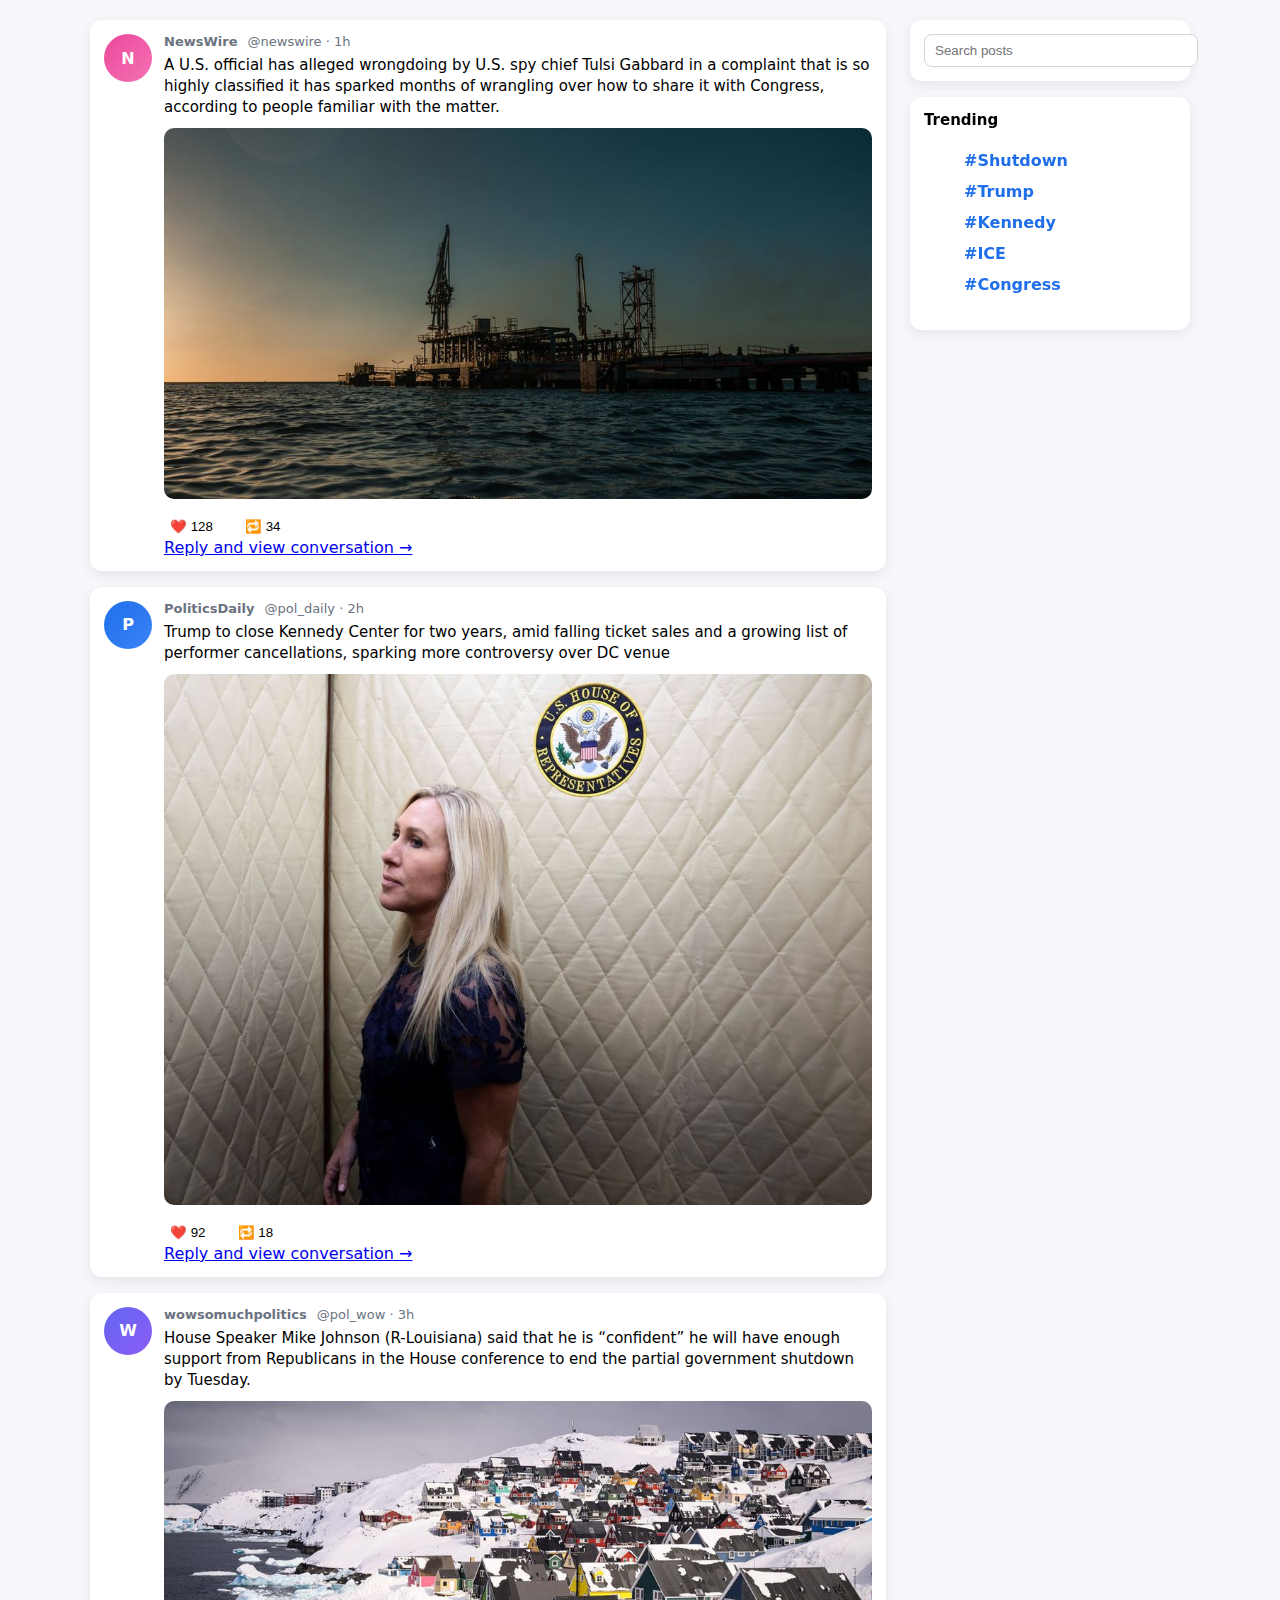
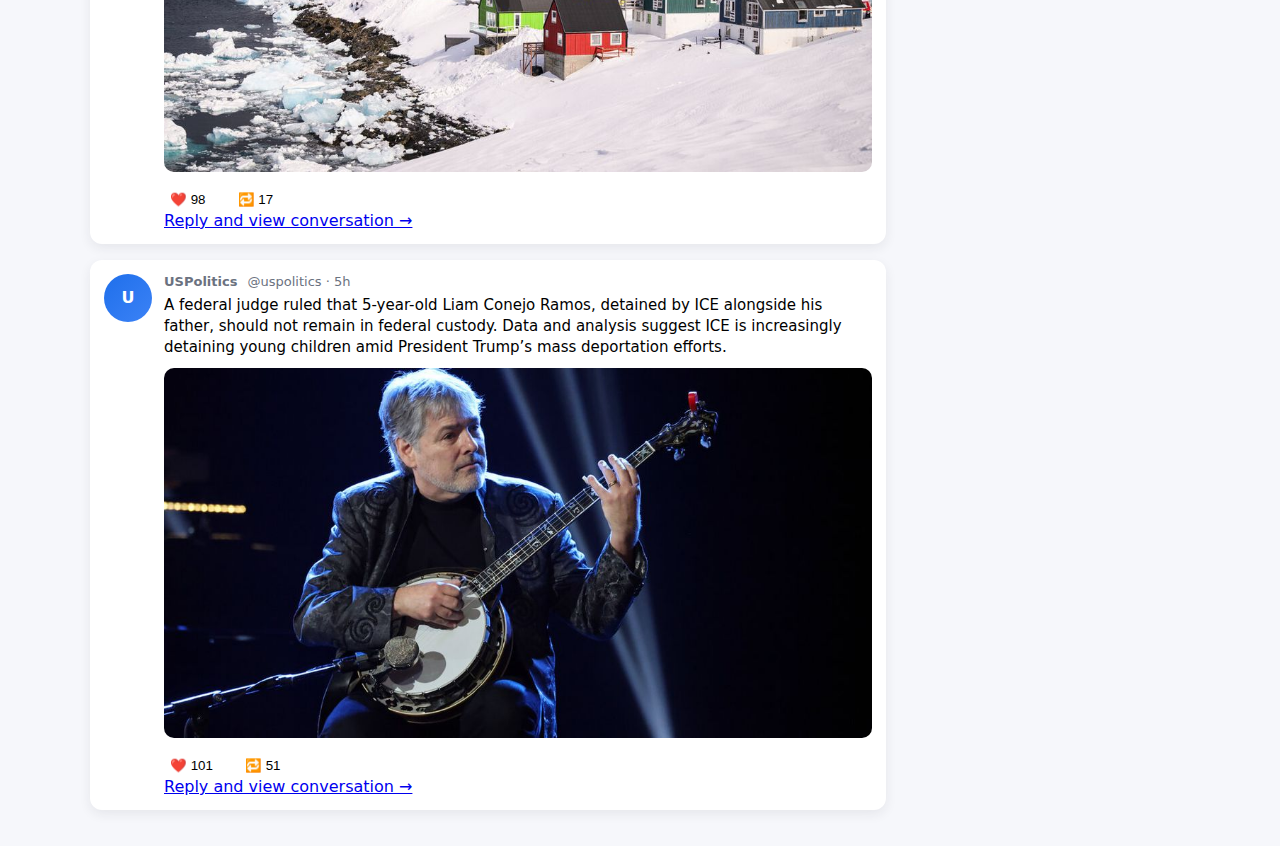
<file: index.html>
<!doctype html>
<html lang="en">
<head>
<meta charset="utf-8" />
<meta name="viewport" content="width=device-width, initial-scale=1" />
<title>Timeline</title>

<style>
:root {
  --bg: #f6f7fb;
  --card: #fff;
  --muted: #6b7280;
  --accent: #1f6feb;
  --radius: 12px;
  --shadow: 0 4px 12px rgba(35, 40, 50, 0.08);
  font-family: Inter, system-ui, -apple-system, "Segoe UI", Roboto;
}

body { background: var(--bg); margin: 20px; }

.layout {
  display: grid;
  grid-template-columns: 1fr 280px;
  gap: 24px;
  max-width: 1100px;
  margin: auto;
}

.container { max-width: 800px; }

.post {
  background: var(--card);
  border-radius: var(--radius);
  padding: 14px;
  margin-bottom: 16px;
  display: flex;
  gap: 12px;
  box-shadow: var(--shadow);
}

.avatar {
  width: 48px;
  height: 48px;
  border-radius: 50%;
  display: grid;
  place-items: center;
  font-weight: 700;
  color: #fff;
}

.content { flex: 1; }

.meta { font-size: 13px; color: var(--muted); }

.name { font-weight: 700; margin-right: 6px; }

.text { margin-top: 6px; font-size: 15px; line-height: 1.4; }

.thumb {
  width: 100%;
  border-radius: 10px;
  margin-top: 10px;
}

.actions {
  margin-top: 12px;
  display: flex;
  gap: 20px;
  color: var(--muted);
}

.actions button {
  background: none;
  border: none;
  cursor: pointer;
  padding: 4px 6px;
  border-radius: 6px;
}

.actions button:hover { background: #f1f5f9; }

.liked { color: #e0245e; }
.retweeted { color: #17bf63; }

.sidebar { position: sticky; top: 20px; }

.widget {
  background: var(--card);
  border-radius: var(--radius);
  padding: 14px;
  margin-bottom: 16px;
  box-shadow: var(--shadow);
}

.widget h3 { margin: 0 0 10px; font-size: 15px; }

.search-widget input {
  width: 100%;
  padding: 8px 10px;
  border-radius: 8px;
  border: 1px solid #d1d5db;
}

#trendingList li {
  list-style: none;
  padding: 6px 0;
  font-weight: 600;
  color: #1f6feb;
  cursor: pointer;
}

#trendingList li:hover { text-decoration: underline; }
</style>
</head>

<body>

<div class="layout">
  <main class="container" id="timeline"></main>

  <aside class="sidebar">
    <div class="widget search-widget">
      <input id="searchInput" placeholder="Search posts">
    </div>

    <div class="widget">
      <h3>Trending</h3>
      <ul id="trendingList"></ul>
    </div>
    
  </aside>
</div>

<script>
// ---------- Helpers ----------
function initials(name) {
  return name.split(/\s+/).map(w => w[0]).join("").slice(0,2).toUpperCase();
}

function colorFromName(name) {
  const colors = [
    "linear-gradient(135deg,#1f6feb,#3b82f6)",
    "linear-gradient(135deg,#10b981,#34d399)",
    "linear-gradient(135deg,#f59e0b,#fbbf24)",
    "linear-gradient(135deg,#ec4899,#f472b6)",
    "linear-gradient(135deg,#6366f1,#8b5cf6)"
  ];
  return colors[name.charCodeAt(0) % colors.length];
}

// ---------- State ----------
let timelineState = JSON.parse(sessionStorage.getItem("timelineState") || "{}");
function save() {
  sessionStorage.setItem("timelineState", JSON.stringify(timelineState));
}

const timeline = document.getElementById("timeline");
let allPosts = [];

// ---------- Timing ----------
const timelineStart = Date.now();

// ---------- Load ----------
fetch("data/posts.json")
  .then(r => r.json())
  .then(posts => {
    allPosts = posts;
    renderTimeline(posts);
  });

function renderTimeline(posts) {
  timeline.innerHTML = "";
  posts.forEach(p => timeline.appendChild(createPost(p)));
}

// ---------- Create Post ----------
function createPost(data) {
  const state = timelineState[data.id] ||= {
    likes: data.likes || 0,
    retweets: data.retweets || 0,
    comments: [],
    liked: false,
    retweeted: false
  };

  const wrapper = document.createElement("article");
  wrapper.className = "post";

  wrapper.innerHTML = `
    <div class="avatar" style="background:${colorFromName(data.author)}">
      ${initials(data.author)}
    </div>

    <div class="content">
      <div class="meta">
        <span class="name">${data.author}</span>
        ${data.handle} · ${data.timestamp}
      </div>

      <div class="text">${data.text}</div>

      ${data.image ? `<img src="${data.image}" class="thumb">` : ""}

      <div class="actions">
        <button class="like ${state.liked ? "liked":""}">❤️ <span>${state.likes}</span></button>
        <button class="retweet ${state.retweeted ? "retweeted":""}">🔁 <span>${state.retweets}</span></button>
      </div>

      <a class="view-link" href="posts/post.html?id=${data.id}">Reply and view conversation →</a>
    </div>
  `;

  /* ---------- Qualtrics Hooks ---------- */

  wrapper.addEventListener("mouseenter", () => {
    window.parent.postMessage({ type: "USER_HOVER_POST", postId: data.id }, "*");
  });

  wrapper.querySelector(".view-link").onclick = () => {
    window.parent.postMessage({ type: "POST_OPEN", postId: data.id }, "*");
  };

  const likeBtn = wrapper.querySelector(".like");
  const rtBtn = wrapper.querySelector(".retweet");

  likeBtn.onclick = () => {
    state.liked = !state.liked;
    state.likes += state.liked ? 1 : -1;
    likeBtn.classList.toggle("liked", state.liked);
    likeBtn.querySelector("span").textContent = state.likes;
    save();

    window.parent.postMessage({
      type: "USER_LIKE",
      postId: data.id,
      count: state.likes
    }, "*");
  };

  rtBtn.onclick = () => {
    state.retweeted = !state.retweeted;
    state.retweets += state.retweeted ? 1 : -1;
    rtBtn.classList.toggle("retweeted", state.retweeted);
    rtBtn.querySelector("span").textContent = state.retweets;
    save();

    window.parent.postMessage({
      type: "USER_RETWEET",
      postId: data.id,
      count: state.retweets
    }, "*");
  };

  return wrapper;
}

// ---------- Scroll Depth ----------
window.addEventListener("scroll", () => {
  const depth = Math.round(
    (window.scrollY + window.innerHeight) /
    document.body.scrollHeight * 100
  );

  window.parent.postMessage({
    type: "SCROLL_DEPTH",
    depth
  }, "*");
});

// ---------- Time on Timeline ----------
window.addEventListener("beforeunload", () => {
  window.parent.postMessage({
    type: "TIME_ON_TIMELINE",
    ms: Date.now() - timelineStart
  }, "*");
});

// ---------- Search ----------
document.getElementById("searchInput").addEventListener("input", e => {
  const q = e.target.value.toLowerCase();
  renderTimeline(
    allPosts.filter(p =>
      p.text.toLowerCase().includes(q) ||
      p.author.toLowerCase().includes(q)
    )
  );
});

// ---------- Trending ----------
["#Shutdown","#Trump","#Kennedy","#ICE","#Congress"]
.forEach(tag => {
  const li = document.createElement("li");
  li.textContent = tag;

  li.onclick = () => {
    const query = tag.replace(/^#/, "").toLowerCase();
    searchInput.value = query;
    searchInput.dispatchEvent(new Event("input"));
  };

  trendingList.appendChild(li);
});

</script>

</body>
</html>
</file>
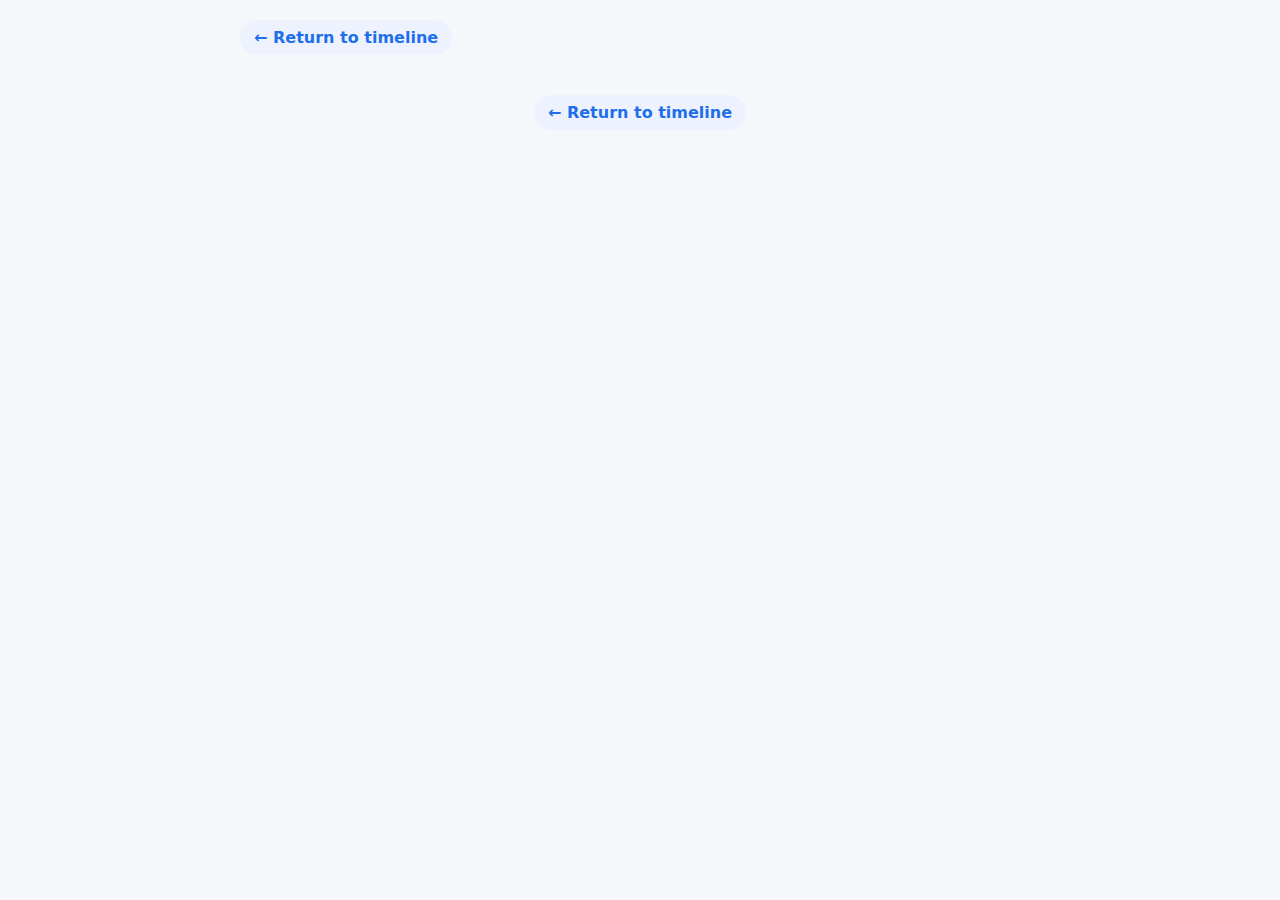
<file: posts/post.html>
<!doctype html>
<html lang="en">
<head>
<meta charset="utf-8" />
<meta name="viewport" content="width=device-width,initial-scale=1" />
<title>Conversation</title>

<style>
:root {
  --bg:#f6f7fb;
  --card:#fff;
  --muted:#6b7280;
  --accent:#1f6feb;
  --radius:12px;
  --shadow:0 4px 12px rgba(35,40,50,0.08);
  font-family:Inter,system-ui,-apple-system,"Segoe UI",Roboto;
}

body { background:var(--bg); margin:20px; }
.container { max-width:800px; margin:auto; }

.top-nav {
  position: sticky;
  top: 12px;
  z-index: 50;
  display: flex;
  align-items: center;
  margin-bottom: 16px;
}

.home-btn {
  text-decoration:none;
  font-weight:600;
  color:#1f6feb;
  background:#eef2ff;
  padding:8px 14px;
  border-radius:20px;
}

.post {
  background:var(--card);
  border-radius:var(--radius);
  padding:14px;
  box-shadow:var(--shadow);
  display:flex;
  gap:12px;
  margin-bottom:16px;
}

.avatar {
  width:48px;
  height:48px;
  border-radius:50%;
  display:grid;
  place-items:center;
  color:#fff;
  font-weight:700;
}

.content { flex:1; }

.meta { font-size:13px; color:var(--muted); }
.name { font-weight:700; margin-right:6px; }

.text {
  margin-top:6px;
  font-size:15px;
  line-height:1.45;
}

.thumb {
  width:100%;
  border-radius:10px;
  margin-top:10px;
}

.actions {
  margin-top:12px;
  display:flex;
  gap:20px;
  color:var(--muted);
}

.actions button {
  -webkit-appearance: none;
  appearance: none;
  background: none;
  border: none;
  cursor: pointer;

  display: inline-flex;
  align-items: center;
  gap: 6px;

  padding: 6px 8px;
  border-radius: 8px;

  font-size: 14px;
  line-height: 1;
  font-weight: 600;

  font-family: Inter,system-ui,-apple-system,"Segoe UI",Roboto,
               "Apple Color Emoji","Segoe UI Emoji","Noto Color Emoji";
}

.actions button:hover { background:#f1f5f9; }

.actions button span {
  font-variant-numeric: tabular-nums;
  line-height: 1;
}

.liked { color:#e0245e; }
.retweeted { color:#17bf63; }

/* USER COMMENT HIGHLIGHT */
.user-comment {
  background:#f0f7ff;
  border:1px solid #dbeafe;
}

/* SHOW MORE */
.show-more-wrap {
  display:flex;
  justify-content:center;
  margin: 6px 0 18px;
}

.show-more-btn {
  background: #eef2ff;
  color: #1f6feb;
  border: 1px solid #c7d2fe;
  padding: 8px 12px;
  border-radius: 999px;
  font-weight: 600;
  cursor: pointer;
}
.show-more-btn:hover { background:#e0e7ff; }

/* COMMENT BOX */
.comment-box {
  margin: 18px 0 16px;
}

.comment-box textarea {
  width:100%;
  min-height:80px;
  border-radius:8px;
  border:1px solid #d1d5db;
  padding:8px;
  font-size:14px;
}

.comment-box button {
  margin-top:6px;
  background:var(--accent);
  color:white;
  border:none;
  padding:7px 14px;
  border-radius:8px;
  font-weight:600;
  cursor:pointer;
}

.bottom-nav {
  display:flex;
  justify-content:center;
  margin:40px 0 60px;
}
</style>
</head>

<body>

<div class="container">

  <!-- TOP NAV -->
  <div class="top-nav">
    <a class="home-btn" href="../index.html">← Return to timeline</a>
  </div>

  <!-- MAIN POST -->
  <div id="thread"></div>

  <!-- COMMENTS / REPLIES -->
  <div id="comments"></div>

  <!-- SHOW MORE BUTTON AREA -->
  <div class="show-more-wrap" id="showMoreWrap" style="display:none;">
    <button class="show-more-btn" id="showMoreBtn">Show more comments</button>
  </div>

  <!-- REPLY BOX (BOTTOM, ABOVE NAV) -->
  <div id="replyBoxMount"></div>

  <!-- BOTTOM NAV -->
  <div class="bottom-nav">
    <a class="home-btn" href="../index.html">← Return to timeline</a>
  </div>

</div>

<script>
// ---------- Helpers ----------
function initials(name) {
  return name.split(/\s+/).map(w => w[0]).join("").slice(0,2).toUpperCase();
}

function colorFromName(name) {
  const colors = [
    "linear-gradient(135deg,#1f6feb,#3b82f6)",
    "linear-gradient(135deg,#10b981,#34d399)",
    "linear-gradient(135deg,#f59e0b,#fbbf24)",
    "linear-gradient(135deg,#ec4899,#f472b6)",
    "linear-gradient(135deg,#6366f1,#8b5cf6)"
  ];
  return colors[name.charCodeAt(0) % colors.length];
}

// ---------- Load ID + State ----------
const postId = new URLSearchParams(location.search).get("id");

let timelineState = JSON.parse(sessionStorage.getItem("timelineState") || "{}");

const state = (timelineState[postId] ||= {
  likes:0,
  retweets:0,
  comments:[],
  liked:false,
  retweeted:false
});

function save() {
  timelineState[postId] = state;
  sessionStorage.setItem("timelineState", JSON.stringify(timelineState));
}

const thread = document.getElementById("thread");
const comments = document.getElementById("comments");
const showMoreWrap = document.getElementById("showMoreWrap");
const showMoreBtn = document.getElementById("showMoreBtn");
const replyBoxMount = document.getElementById("replyBoxMount");

// ---------- Timing ----------
const convoStart = Date.now();

// ---------- Config ----------
const INITIAL_VISIBLE_REPLIES = 5;
let hiddenReplyEls = [];

// ---------- Load Post ----------
fetch("../data/posts.json")
  .then(r => r.json())
  .then(posts => {
    const post = posts.find(p => p.id === postId);
    if (!post) return;

    if (!state.initialized) {
      state.likes = post.likes || 0;
      state.retweets = post.retweets || 0;
      state.initialized = true;
      save();
    }

    renderMainPost(post);

    // Replies: first 5 visible, rest hidden behind Show more
    renderRepliesWithShowMore(post.replies || []);

    // User comments always visible after replies
    renderUserComments();

    // Reply box at the very bottom
    renderCommentBox();
  });

// ---------- Render Main ----------
function renderMainPost(p) {
  const el = document.createElement("article");
  el.className = "post";

  el.innerHTML = `
    <div class="avatar" style="background:${colorFromName(p.author)}">
      ${initials(p.author)}
    </div>
    <div class="content">
      <div class="meta">
        <span class="name">${p.author}</span>
        ${p.handle} · ${p.timestamp}
      </div>
      <div class="text">${p.text}</div>
      ${p.image ? `<img src="../${p.image}" class="thumb">` : ""}
      <div class="actions">
        <button class="like ${state.liked ? "liked":""}">❤️ <span>${state.likes}</span></button>
        <button class="retweet ${state.retweeted ? "retweeted":""}">🔁 <span>${state.retweets}</span></button>
      </div>
    </div>
  `;

  thread.appendChild(el);

  el.querySelector(".like").onclick = () => {
    state.liked = !state.liked;
    state.likes += state.liked ? 1 : -1;
    el.querySelector(".like").classList.toggle("liked", state.liked);
    el.querySelector(".like span").textContent = state.likes;
    save();

    window.parent.postMessage({ type:"USER_LIKE", postId, count:state.likes }, "*");
  };

  el.querySelector(".retweet").onclick = () => {
    state.retweeted = !state.retweeted;
    state.retweets += state.retweeted ? 1 : -1;
    el.querySelector(".retweet").classList.toggle("retweeted", state.retweeted);
    el.querySelector(".retweet span").textContent = state.retweets;
    save();

    window.parent.postMessage({ type:"USER_RETWEET", postId, count:state.retweets }, "*");
  };
}

// ---------- Replies with Show More ----------
function renderRepliesWithShowMore(replies) {
  hiddenReplyEls = [];

  replies.forEach((r, idx) => {
    const el = renderReply(r);

    if (idx >= INITIAL_VISIBLE_REPLIES) {
      el.style.display = "none";
      hiddenReplyEls.push(el);
    }

    comments.appendChild(el);
  });

  if (hiddenReplyEls.length > 0) {
    showMoreWrap.style.display = "flex";
    showMoreBtn.textContent = `Show more comments (${hiddenReplyEls.length})`;
    showMoreBtn.onclick = () => {
      const revealedCount = hiddenReplyEls.length;

      hiddenReplyEls.forEach(e => (e.style.display = ""));
      hiddenReplyEls = [];
      showMoreWrap.style.display = "none";

      // ✅ Qualtrics tracking (still track show-more in control)
      window.parent.postMessage({
        type: "SHOW_MORE_COMMENTS",
        postId,
        revealedCount
      }, "*");
    };
  } else {
    showMoreWrap.style.display = "none";
  }
}

// ---------- Render Reply ----------
function renderReply(r) {
  const el = document.createElement("article");
  el.className = "post";

  el.innerHTML = `
    <div class="avatar" style="background:${colorFromName(r.author)}">
      ${initials(r.author)}
    </div>
    <div class="content">
      <div class="meta">
        <span class="name">${r.author}</span> ${r.handle || ""}
      </div>
      <div class="text">${r.text}</div>
    </div>
  `;

  return el;
}

// ---------- User Comments ----------
function renderUserComments() {
  state.comments.forEach(c => {
    const el = document.createElement("article");
    el.className = "post user-comment";

    el.innerHTML = `
      <div class="avatar" style="background:#2563eb">YOU</div>
      <div class="content">
        <div class="name">You</div>
        <div class="text">${c}</div>
      </div>
    `;

    comments.appendChild(el);
  });
}

// ---------- Comment Box (bottom) ----------
function renderCommentBox() {
  const box = document.createElement("div");
  box.className = "comment-box";

  box.innerHTML = `
    <textarea id="userReply" placeholder="Write a reply..."></textarea>
    <button id="postReply">Reply</button>
  `;

  replyBoxMount.appendChild(box);

  box.querySelector("#postReply").onclick = () => {
    const ta = box.querySelector("#userReply");
    const txt = ta.value.trim();
    if (!txt) return;

    state.comments.push(txt);
    save();

    window.parent.postMessage({
      type:"USER_COMMENT",
      postId,
      text:txt
    }, "*");

    location.reload();
  };
}

// ---------- Scroll Depth ----------
window.addEventListener("scroll", () => {
  const depth = Math.round(
    (window.scrollY + window.innerHeight) /
    document.body.scrollHeight * 100
  );

  window.parent.postMessage({
    type:"SCROLL_DEPTH_CONVO",
    postId,
    depth
  }, "*");
});

// ---------- Time on Conversation ----------
window.addEventListener("beforeunload", () => {
  window.parent.postMessage({
    type:"TIME_ON_CONVO",
    postId,
    ms:Date.now() - convoStart
  }, "*");
});
</script>

</body>
</html>
</file>
